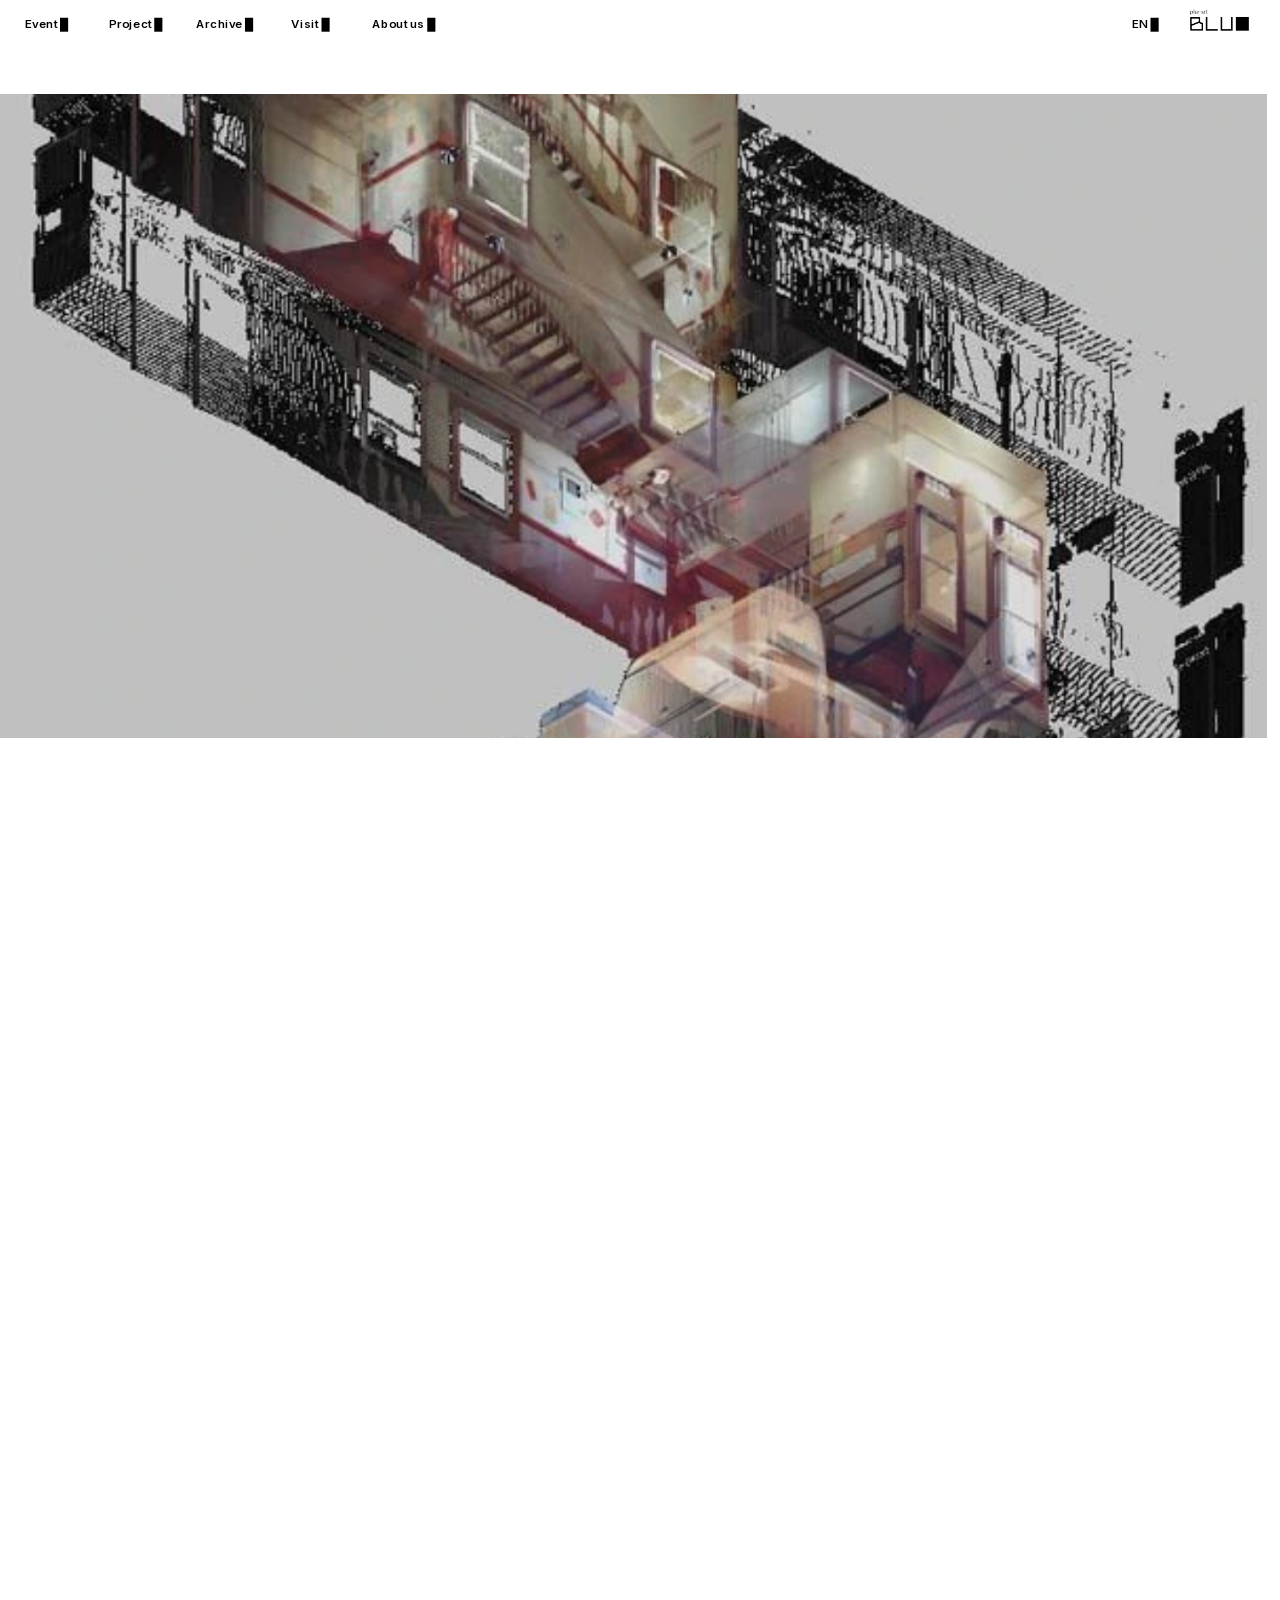
<file: index.html>
<!DOCTYPE html>
<html lang="en">
<head>
<meta charset="utf-8">
<meta name="robots" content="noindex, nofollow">
<meta name="viewport" content="width=device-width, initial-scale=1">
<title>planetBLU</title>
<meta name="description" content="Planet BLU is an non profit art organization ponder about the future of homosapien and waste.">
<link rel="icon" type="image/png" sizes="32x32" href="assets/favicon-32.png">
<link rel="icon" type="image/png" sizes="512x512" href="assets/favicon-512.png">
<link rel="apple-touch-icon" href="assets/favicon-180.png">
<meta name="theme-color" content="#02243f">
<link rel="stylesheet" href="fonts/inter.css">
<link rel="stylesheet" href="style.css">
</head>
<body>
<main id="stage" aria-label="planetBLU"></main>
<div id="spacer" aria-hidden="true"></div>
<script src="data.js"></script>
<script src="data-mobile.js"></script>
<script src="config.js"></script>
<script src="app.js"></script>
</body>
</html>
</file>
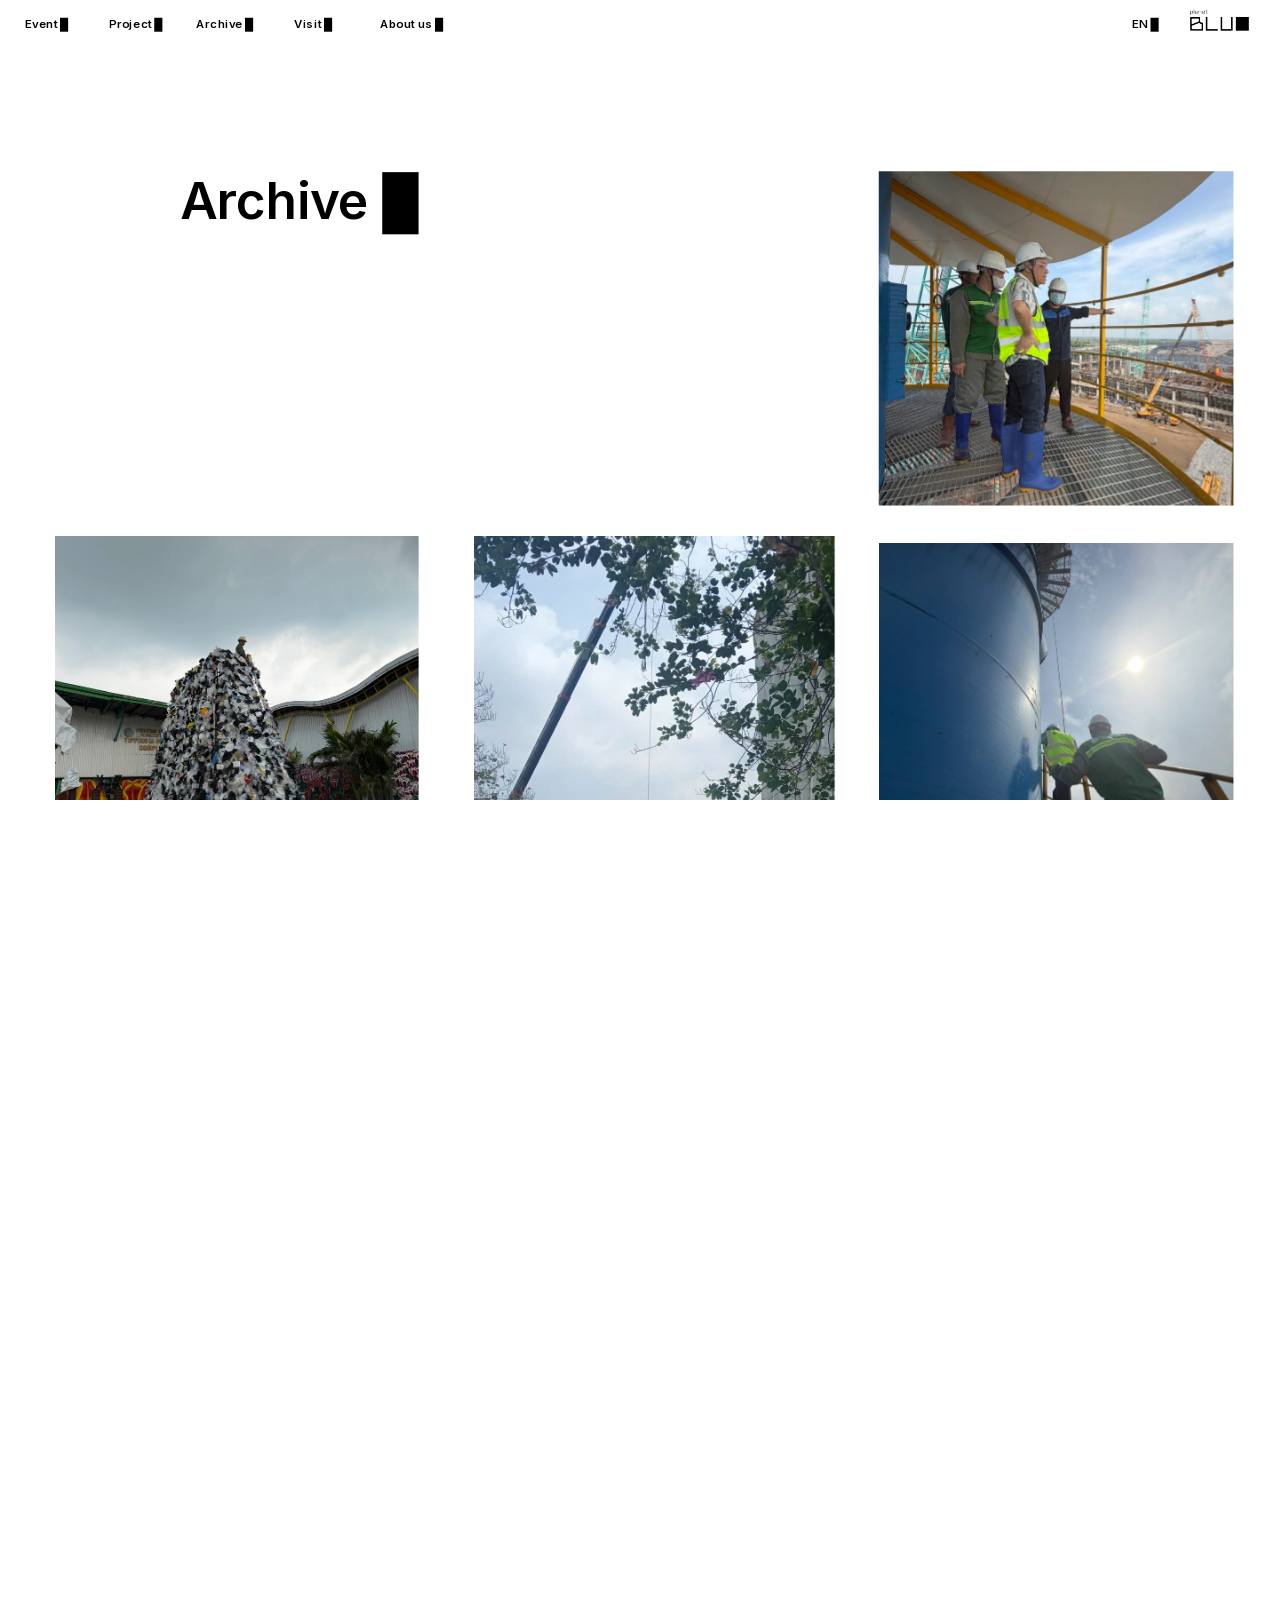
<file: archive.html>
<!DOCTYPE html>
<html lang="en">
<head>
<meta charset="utf-8">
<meta name="robots" content="noindex, nofollow">
<meta name="viewport" content="width=device-width, initial-scale=1">
<title>Archive — planetBLU</title>
<link rel="icon" type="image/png" sizes="32x32" href="assets/favicon-32.png">
<link rel="icon" type="image/png" sizes="512x512" href="assets/favicon-512.png">
<link rel="apple-touch-icon" href="assets/favicon-180.png">
<meta name="theme-color" content="#02243f">
<link rel="stylesheet" href="fonts/inter.css">
<link rel="stylesheet" href="style.css">
</head>
<body>
<main id="stage" aria-label="planetBLU"></main>
<div id="spacer" aria-hidden="true"></div>
<script src="data-archivemore.js"></script>
<script src="data-mobile-archivemore.js"></script>
<script src="config.js"></script>
<script src="app.js"></script>
</body>
</html>
</file>
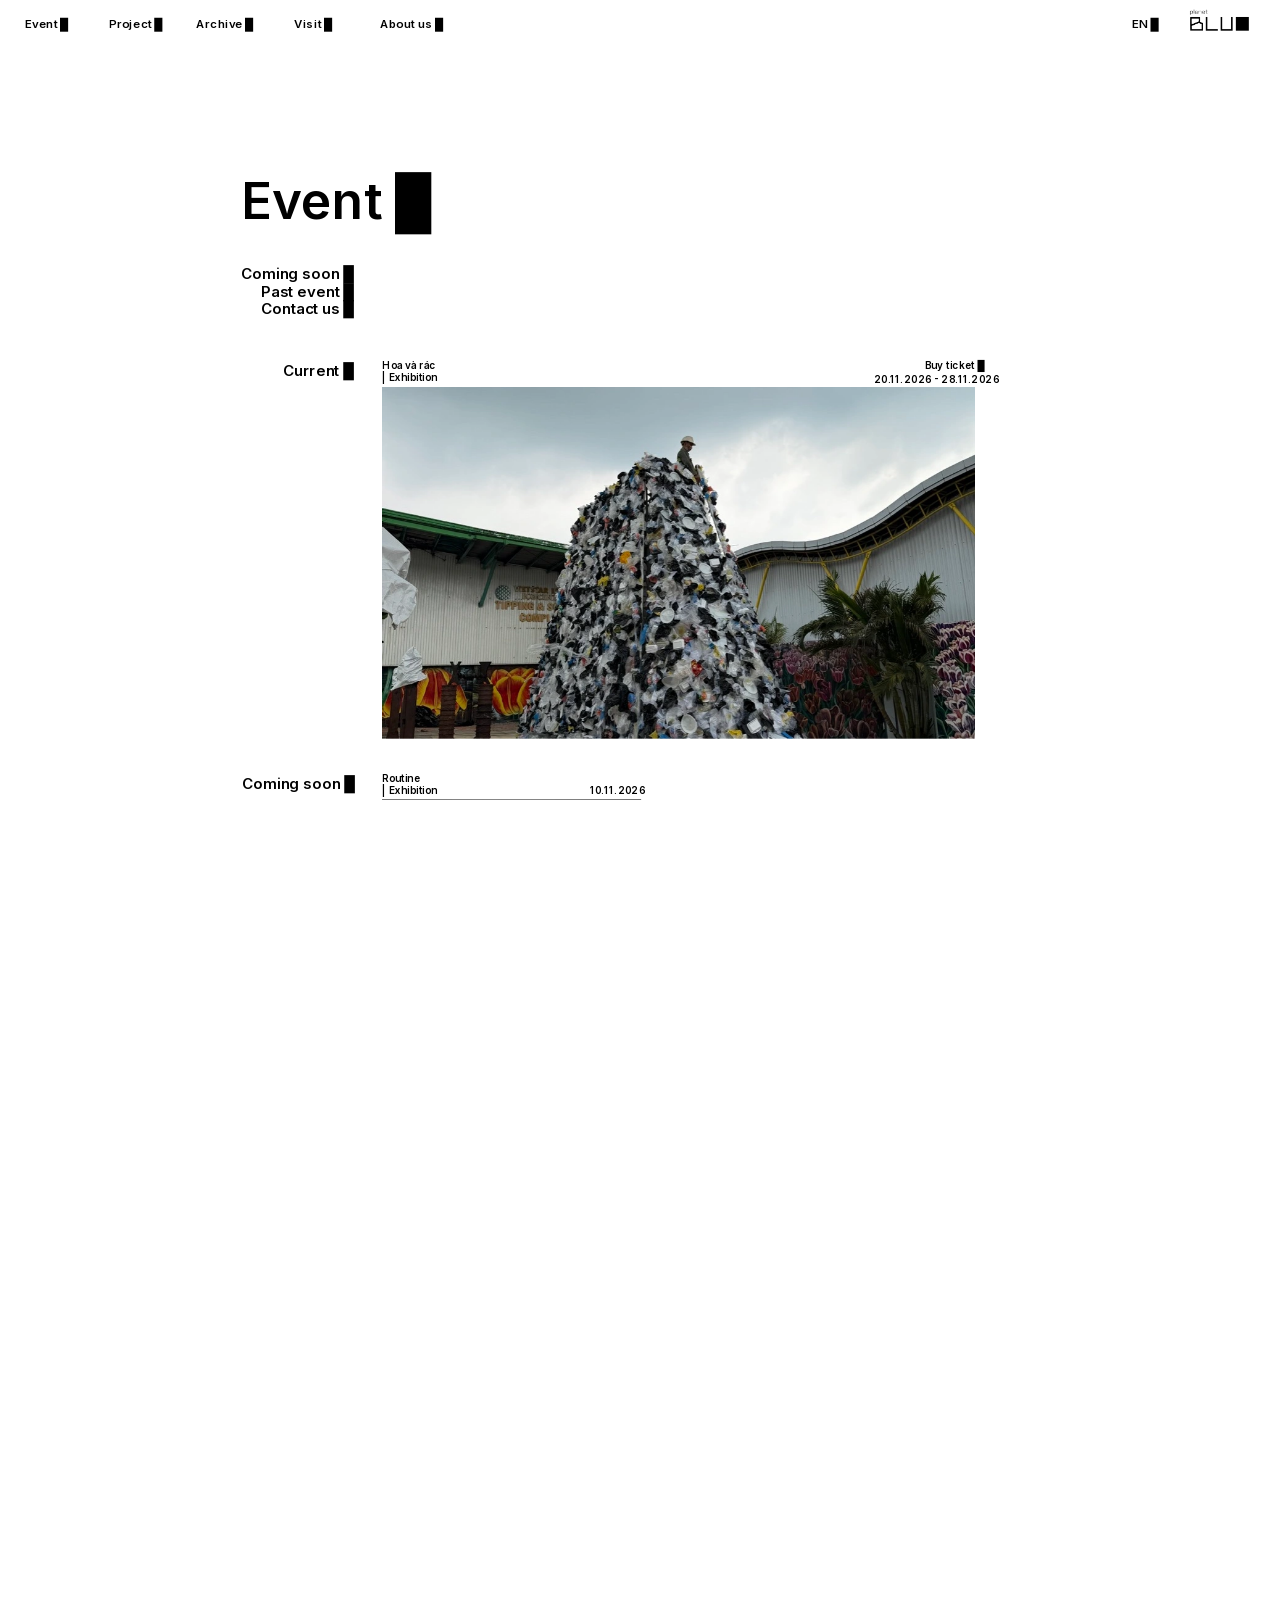
<file: event.html>
<!DOCTYPE html>
<html lang="en">
<head>
<meta charset="utf-8">
<meta name="robots" content="noindex, nofollow">
<meta name="viewport" content="width=device-width, initial-scale=1">
<title>Event — planetBLU</title>
<link rel="icon" type="image/png" sizes="32x32" href="assets/favicon-32.png">
<link rel="icon" type="image/png" sizes="512x512" href="assets/favicon-512.png">
<link rel="apple-touch-icon" href="assets/favicon-180.png">
<meta name="theme-color" content="#02243f">
<link rel="stylesheet" href="fonts/inter.css">
<link rel="stylesheet" href="style.css">
</head>
<body>
<main id="stage" aria-label="planetBLU"></main>
<div id="spacer" aria-hidden="true"></div>
<script src="data-moreevent.js"></script>
<script src="data-mobile-moreevent.js"></script>
<script src="config.js"></script>
<script src="app.js"></script>
</body>
</html>
</file>
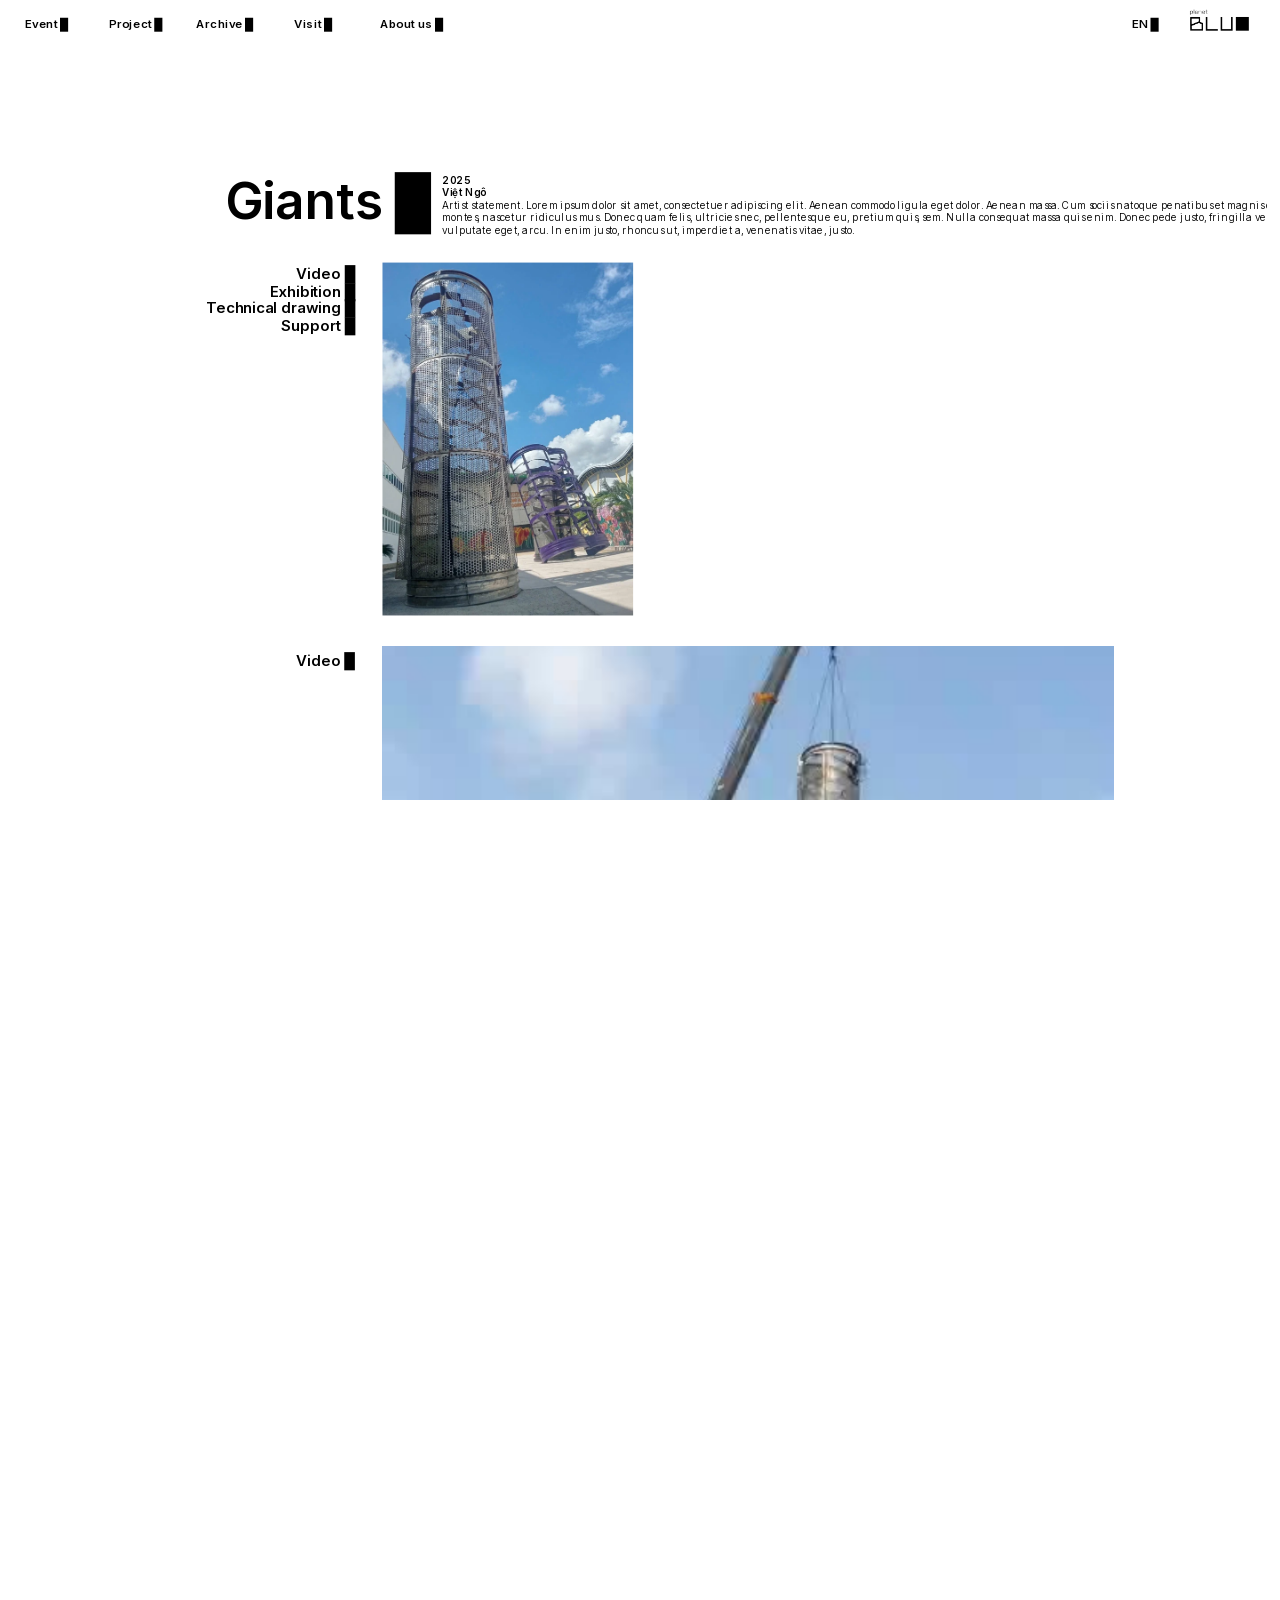
<file: giants.html>
<!DOCTYPE html>
<html lang="en">
<head>
<meta charset="utf-8">
<meta name="robots" content="noindex, nofollow">
<meta name="viewport" content="width=device-width, initial-scale=1">
<title>Giants — planetBLU</title>
<link rel="icon" type="image/png" sizes="32x32" href="assets/favicon-32.png">
<link rel="icon" type="image/png" sizes="512x512" href="assets/favicon-512.png">
<link rel="apple-touch-icon" href="assets/favicon-180.png">
<meta name="theme-color" content="#02243f">
<link rel="stylesheet" href="fonts/inter.css">
<link rel="stylesheet" href="style.css">
</head>
<body>
<main id="stage" aria-label="planetBLU"></main>
<div id="spacer" aria-hidden="true"></div>
<script src="data-giants.js"></script>
<script src="data-mobile-giants.js"></script>
<script src="config.js"></script>
<script src="app.js"></script>
</body>
</html>
</file>
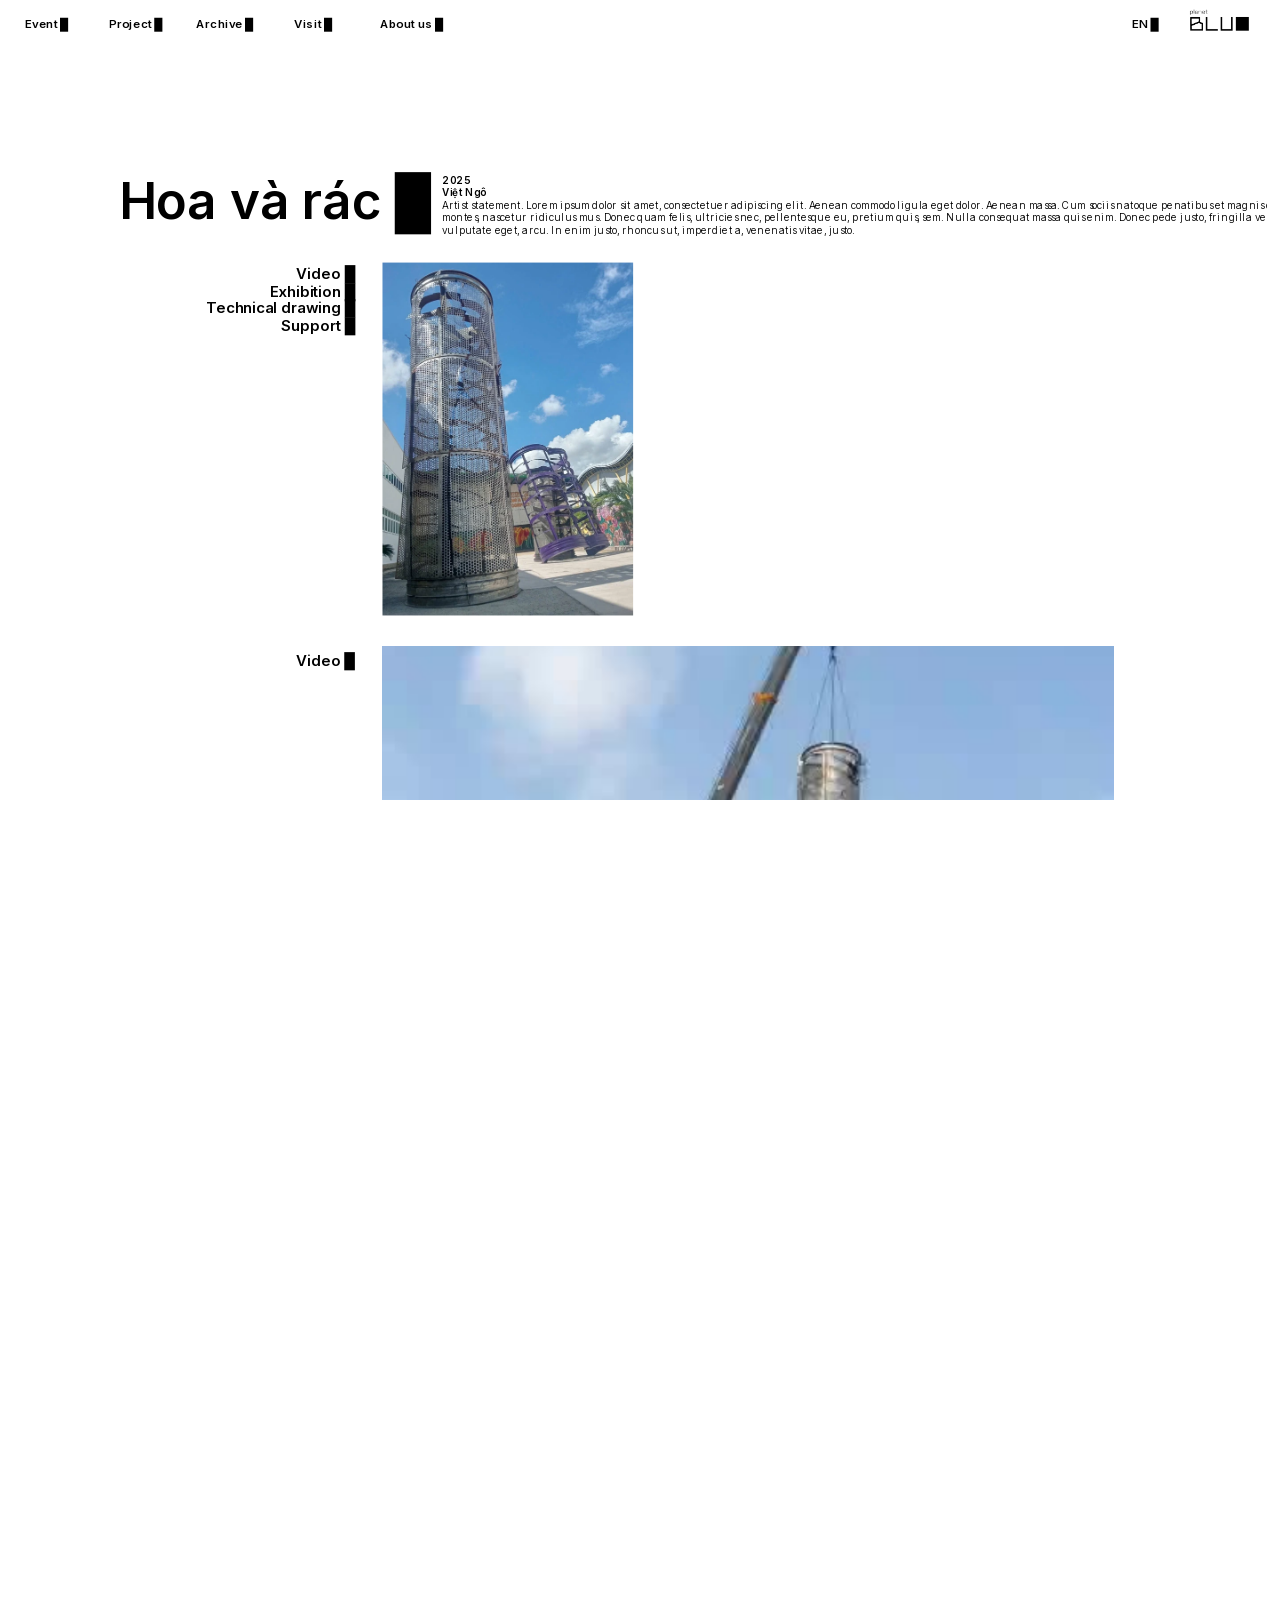
<file: hoavarac.html>
<!DOCTYPE html>
<html lang="en">
<head>
<meta charset="utf-8">
<meta name="robots" content="noindex, nofollow">
<meta name="viewport" content="width=device-width, initial-scale=1">
<title>Hoa và rác — planetBLU</title>
<link rel="icon" type="image/png" sizes="32x32" href="assets/favicon-32.png">
<link rel="icon" type="image/png" sizes="512x512" href="assets/favicon-512.png">
<link rel="apple-touch-icon" href="assets/favicon-180.png">
<meta name="theme-color" content="#02243f">
<link rel="stylesheet" href="fonts/inter.css">
<link rel="stylesheet" href="style.css">
</head>
<body>
<main id="stage" aria-label="planetBLU"></main>
<div id="spacer" aria-hidden="true"></div>
<script src="data-hoavarac.js"></script>
<script src="data-mobile-hoavarac.js"></script>
<script src="config.js"></script>
<script src="app.js"></script>
</body>
</html>
</file>
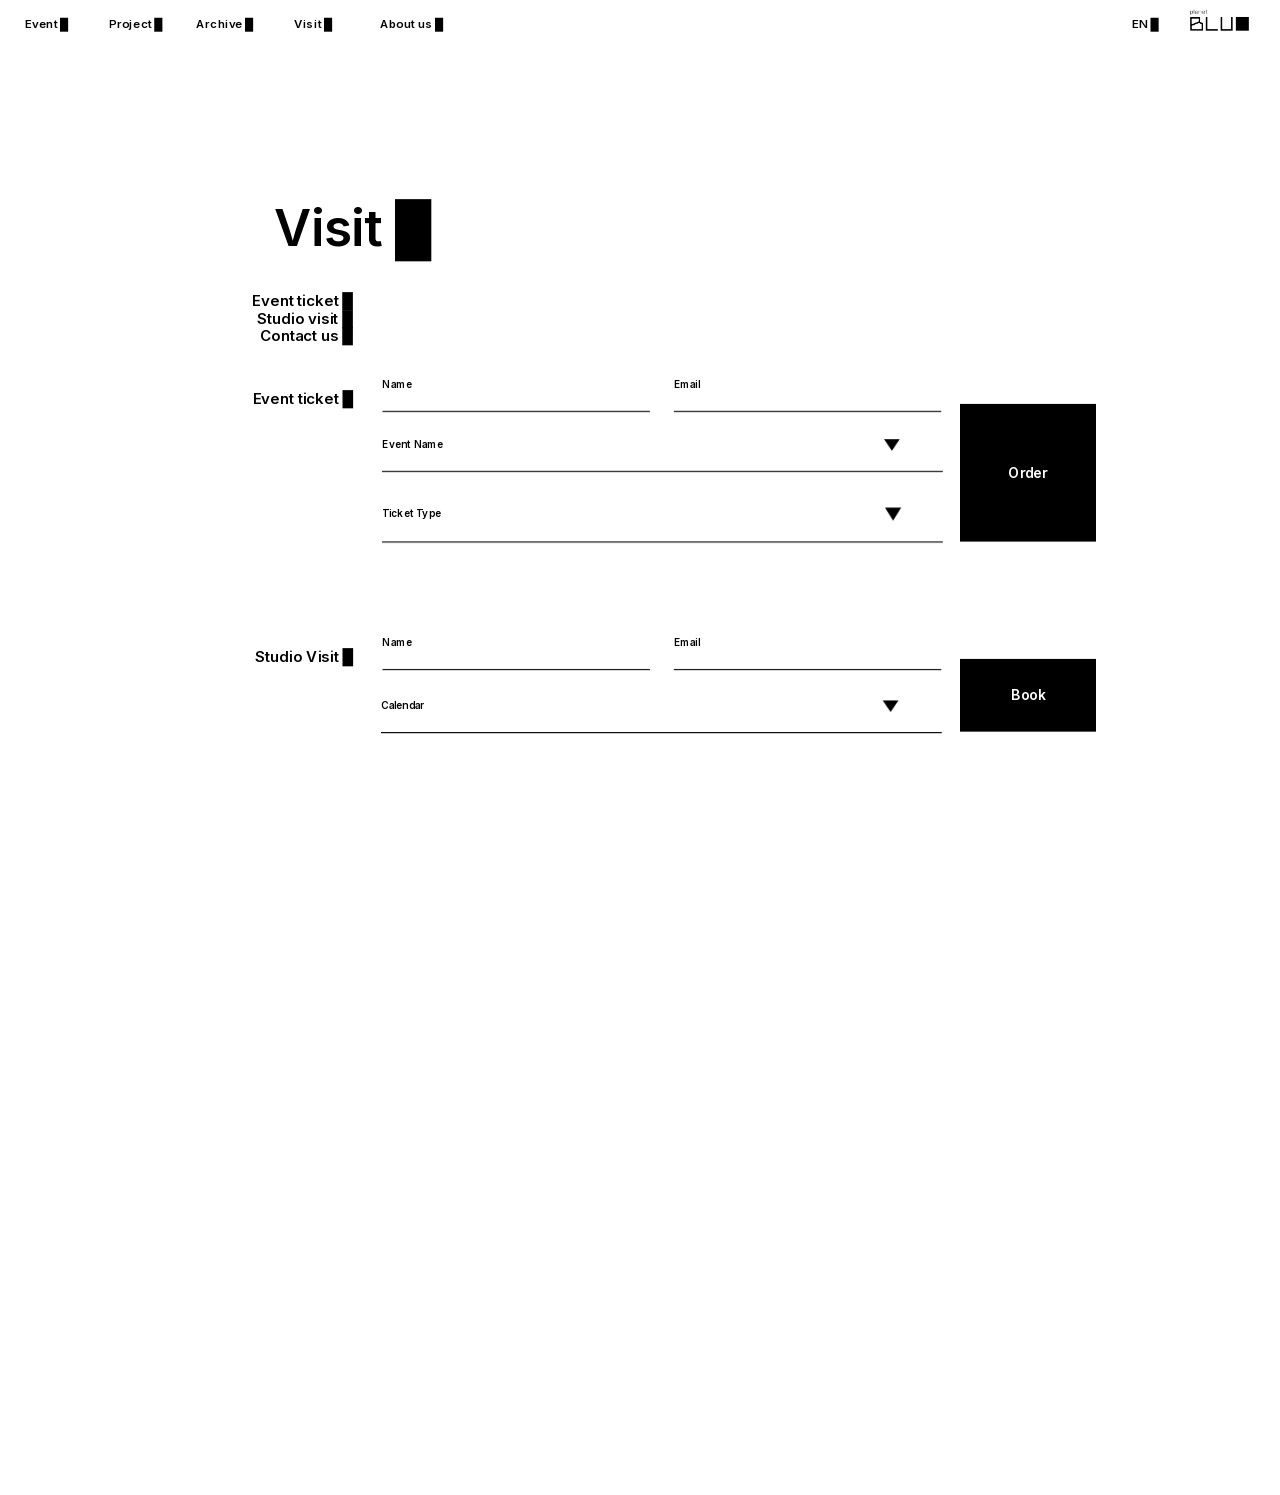
<file: visit.html>
<!DOCTYPE html>
<html lang="en">
<head>
<meta charset="utf-8">
<meta name="robots" content="noindex, nofollow">
<meta name="viewport" content="width=device-width, initial-scale=1">
<title>Visit — planetBLU</title>
<link rel="icon" type="image/png" sizes="32x32" href="assets/favicon-32.png">
<link rel="icon" type="image/png" sizes="512x512" href="assets/favicon-512.png">
<link rel="apple-touch-icon" href="assets/favicon-180.png">
<meta name="theme-color" content="#02243f">
<link rel="stylesheet" href="fonts/inter.css">
<link rel="stylesheet" href="style.css">
</head>
<body>
<main id="stage" aria-label="planetBLU"></main>
<div id="spacer" aria-hidden="true"></div>
<script src="data-visit.js"></script>
<script src="data-mobile-visit.js"></script>
<script src="config.js"></script>
<script src="app.js"></script>
</body>
</html>
</file>
<file: fonts/inter.css>
/* cyrillic-ext */
@font-face {
  font-family: 'Inter';
  font-style: normal;
  font-weight: 100 900;
  font-display: swap;
  src: url(./Inter-5.woff2) format('woff2');
  unicode-range: U+0460-052F, U+1C80-1C8A, U+20B4, U+2DE0-2DFF, U+A640-A69F, U+FE2E-FE2F;
}
/* cyrillic */
@font-face {
  font-family: 'Inter';
  font-style: normal;
  font-weight: 100 900;
  font-display: swap;
  src: url(./Inter-1.woff2) format('woff2');
  unicode-range: U+0301, U+0400-045F, U+0490-0491, U+04B0-04B1, U+2116;
}
/* greek-ext */
@font-face {
  font-family: 'Inter';
  font-style: normal;
  font-weight: 100 900;
  font-display: swap;
  src: url(./Inter-6.woff2) format('woff2');
  unicode-range: U+1F00-1FFF;
}
/* greek */
@font-face {
  font-family: 'Inter';
  font-style: normal;
  font-weight: 100 900;
  font-display: swap;
  src: url(./Inter-3.woff2) format('woff2');
  unicode-range: U+0370-0377, U+037A-037F, U+0384-038A, U+038C, U+038E-03A1, U+03A3-03FF;
}
/* vietnamese */
@font-face {
  font-family: 'Inter';
  font-style: normal;
  font-weight: 100 900;
  font-display: swap;
  src: url(./Inter-7.woff2) format('woff2');
  unicode-range: U+0102-0103, U+0110-0111, U+0128-0129, U+0168-0169, U+01A0-01A1, U+01AF-01B0, U+0300-0301, U+0303-0304, U+0308-0309, U+0323, U+0329, U+1EA0-1EF9, U+20AB;
}
/* latin-ext */
@font-face {
  font-family: 'Inter';
  font-style: normal;
  font-weight: 100 900;
  font-display: swap;
  src: url(./Inter-4.woff2) format('woff2');
  unicode-range: U+0100-02BA, U+02BD-02C5, U+02C7-02CC, U+02CE-02D7, U+02DD-02FF, U+0304, U+0308, U+0329, U+1D00-1DBF, U+1E00-1E9F, U+1EF2-1EFF, U+2020, U+20A0-20AB, U+20AD-20C0, U+2113, U+2C60-2C7F, U+A720-A7FF;
}
/* latin */
@font-face {
  font-family: 'Inter';
  font-style: normal;
  font-weight: 100 900;
  font-display: swap;
  src: url(./Inter-2.woff2) format('woff2');
  unicode-range: U+0000-00FF, U+0131, U+0152-0153, U+02BB-02BC, U+02C6, U+02DA, U+02DC, U+0304, U+0308, U+0329, U+2000-206F, U+20AC, U+2122, U+2191, U+2193, U+2212, U+2215, U+FEFF, U+FFFD;
}
</file>
<file: style.css>
/* Cả trang dùng một bộ chữ duy nhất: Inter tải sẵn ở fonts/inter.css
   (bản variable 100–900 lấy từ Google Fonts). */

* { margin: 0; padding: 0; box-sizing: border-box; }

html { background: #fff; }

body {
  background: #fff;
  color: #000;
  /* Chỉ khai Inter, đúng như bản gốc. Ký tự ô vuông █ không có trong Inter nên
     trình duyệt mượn font mặc định — thêm -apple-system vào đây là ô vuông bị
     mượn nhầm font khác và nhỏ hơn bản gốc rõ rệt. */
  /* Ký tự ô vuông █ không có trong Inter nên trình duyệt mượn font khác. Bản gốc
     mượn phải font có chiều cao dòng 15 (ô vuông cao 21,09px sau khi phóng), còn
     mặc định của máy chỉ cao 14 — lệch cả chiều cao lẫn vị trí ô vuông. Ghim
     Lucida Grande để chọn đúng loại bản gốc dùng. */
  font-family: Inter;
}

/* Sân khấu cố định: mọi phần tử được đặt tuyệt đối theo toạ độ đo từ bản gốc,
   cả khối được scale theo bề rộng cửa sổ giống cơ chế zoom của Readymag. */
#stage {
  position: fixed;
  top: 0;
  left: 0;
  width: 1425px;
  height: 900px;
  transform-origin: 0 0;
  overflow: hidden;
  background: #fff;
  z-index: 1;
}

/* Bề rộng do app.js đặt: bằng bề rộng khung sau khi chặn ngưỡng thu nhỏ, nhờ đó
   cửa sổ hẹp hơn ngưỡng thì có thanh cuộn ngang đúng như bản gốc. */
#spacer { width: 1px; }

.el {
  position: absolute;
  top: 0;
  left: 0;
  transform-origin: 0 0;
  will-change: transform;
  backface-visibility: hidden;
}

/* Khối chữ không ép lên lớp đồ hoạ riêng — để trình duyệt vẽ chữ trực tiếp,
   nét sắc hơn khi cả khối đang được phóng. */
.el.txt {
  will-change: auto;
  backface-visibility: visible;
}

.el.txt {
  /* Không bù nét viền nữa: trước đây chữ mảnh hơn bản mẫu vì bộ đo chỉ đọc
     font-weight (luôn ra 400) mà bỏ sót trục `wght` của Inter. Nay độ đậm thật
     được nạp từ dữ liệu, thêm viền là đậm gấp đôi. */
  white-space: pre-wrap;
  /* Bản gốc để optical sizing tự động. Cỡ chữ khai báo rất nhỏ (8px) rồi mới
     phóng lên, nên Inter chọn optical size nhỏ — nét dày hơn hẳn. Tắt đi là chữ
     mảnh đi trông thấy, nên phải giữ auto đúng như bản gốc. */
  font-optical-sizing: auto;
}

img.el { display: block; }

.el.bg {
  background-repeat: no-repeat;
  background-size: cover;
  background-position: 50% 50%;
}

a.el { text-decoration: none; color: inherit; display: block; }

/* Video: hiện poster kèm nút phát tròn, giống bản gốc */
.el.video { cursor: pointer; overflow: hidden; }
.el.video video {
  width: 100%;
  height: 100%;
  object-fit: cover;
  display: block;
}
.el.video .play {
  position: absolute;
  left: 50%;
  top: 50%;
  width: 76px;
  height: 76px;
  margin: -38px 0 0 -38px;
  border: 2px solid #fff;
  border-radius: 50%;
  pointer-events: none;
  transition: opacity .2s ease;
}
.el.video .play::after {
  content: '';
  position: absolute;
  left: 30px;
  top: 24px;
  border-left: 22px solid #fff;
  border-top: 14px solid transparent;
  border-bottom: 14px solid transparent;
}
.el.video.playing .play { opacity: 0; }

/* Slideshow ảnh lớn ở đầu trang: 4 tấm xếp ngang, trượt như bản gốc */
.slideshow { overflow: hidden; }
.slideshow .track {
  display: flex;
  height: 100%;
  transition: transform .9s cubic-bezier(.4, 0, .2, 1);
}
.slideshow .slide {
  flex: 0 0 100%;
  height: 100%;
  background-size: cover;
  background-position: 50% 50%;
  background-repeat: no-repeat;
}

/* Menu xổ dưới thanh điều hướng — nằm trên mọi lớp nội dung */
.drop {
  position: absolute;
  z-index: 9999;
  opacity: 0;
  pointer-events: none;
  transition: opacity .18s ease;
  /* Ký tự ô vuông █ không có trong Inter nên trình duyệt mượn font khác. Bản gốc
     mượn phải font có chiều cao dòng 15 (ô vuông cao 21,09px sau khi phóng), còn
     mặc định của máy chỉ cao 14 — lệch cả chiều cao lẫn vị trí ô vuông. Ghim
     Lucida Grande để chọn đúng loại bản gốc dùng. */
  font-family: Inter;
  color: #000;
  text-decoration: none;
  background: #fff;
  white-space: nowrap;
  text-align: right;   /* mép phải thẳng hàng với mục cha, như bản gốc */
}
.drop.open { opacity: 1; pointer-events: auto; }
/* Rê vào mục con thì chữ và ô vuông cùng nhạt đi, y như rê vào mục cha. */
.drop { transition: color .18s ease; }
/* Áp cho mọi mục con, kể cả mục không bấm được (VN) — chúng là thẻ div nên
   bộ chọn theo thẻ <a> không với tới. */
.drop:hover { color: #b3b3b3; text-decoration: none; }

.navlink { cursor: pointer; }

/* Ảnh xem trước của một dòng sự kiện: chỉ hiện khi rê chuột vào dòng đó */
.el.preview { opacity: 0; transition: opacity .25s ease; }
.el.preview.show { opacity: 1; }

/* Rê vào mục chữ bấm được (More, tên tác phẩm ở phần Project…) thì chữ mờ còn 30%,
   đúng như bản gốc. Dùng :hover của CSS cho chắc, khỏi phụ thuộc sự kiện JS.
   Trừ nút bấm nền đặc (Order, Book): chữ trắng mà tô đen 30% thì lẫn vào nền,
   mất hút. Bản mẫu cũng không đổi gì khi rê vào chúng. */
.el.navlink:not(.nav):not(.nut):hover,
.el.navlink:not(.nav):not(.nut):hover .zoomed { color: rgba(0, 0, 0, .3) !important; }
.el.navlink { transition: color .2s ease; }

/* Rê vào nút More thì chữ mờ đi, rê vào ảnh trong lưới thì ảnh mờ đi */
.el.faded-text, .el.faded-text .zoomed { color: rgba(0, 0, 0, .3) !important; }
.el.faded-text, .el.faded-img { transition: opacity .2s ease, color .2s ease; }
.el.faded-img { opacity: .3 !important; }

/* Cả ô của một dòng sự kiện đều nhận chuột, không riêng phần chữ: rê vào bất kỳ
   đâu trong ô — kể cả khoảng trống và cột ngày — là ảnh xem trước hiện ra.
   z-index cao để các khối chữ nằm đè không cắt vụn vùng nhận chuột. */
.el.row { z-index: 500 !important; }
.el.row::after {
  content: '';
  position: absolute;
  left: 0;
  top: -12px;
  width: 700px;
  height: 250px;
}
/* Rê vào bất kỳ mục nào trên thanh điều hướng thì mục đó nhạt đi — kể cả mục
   không có menu con. Trước đây chỉ mục đang mở menu con mới đổi màu, nên thanh
   trên cùng phản ứng không đều nhau.
   màu đặt sẵn trên từng phần tử nên cần ghi đè bằng !important */
.el.nav { transition: color .18s ease; }
.el.nav:hover, .el.nav:hover .zoomed { color: #b3b3b3 !important; }
.el.dimmed, .el.dimmed .zoomed { color: #b3b3b3 !important; transition: color .18s ease; }

@media (prefers-reduced-motion: reduce) {
  .slideshow .track { transition: none; }
}

/* Đường kẻ và mũi tên của biểu mẫu, giữ nguyên mã SVG của bản gốc */
.el.svg > svg { width: 100%; height: 100%; display: block; }

/* Liên kết nằm trong khối chữ: bản gốc tô cùng màu chữ, nếu để mặc định thì
   trình duyệt tô xanh và gạch chân. */
.el a, .el a:visited { color: inherit; text-decoration: none; }

/* Bản gốc không cho bôi đen nội dung; nếu không, vệt chọn màu xanh sẽ lộ ra
   ở những ô vuông đặc khi người xem lỡ kéo chuột. */
#stage { user-select: none; -webkit-user-select: none; }

/* Mục điều hướng giữ chữ và ô vuông trên cùng một dòng: cả khối ngoài lẫn lớp
   phóng bên trong đều phải tự co theo chữ, nếu không chữ vẫn bị bó và rớt dòng. */
.el.one-line,
.el.one-line .zoomed {
  white-space: nowrap;
  width: auto !important;
  height: auto !important;
}
/* Giữ block: để inline-block thì lớp phóng nằm trên đường chữ của khối cha và bị
   đẩy tụt xuống, lệch hàng với các mục còn lại. Khối cha đặt tuyệt đối nên dù là
   block nó vẫn tự co theo bề rộng chữ. */
.el.one-line .zoomed { display: block; }

/* Nút bấm của bản gốc: ô nền đặc, chữ căn giữa cả hai chiều.
   Phải căn ở lớp phóng bên trong: lớp này được phóng bằng transform nên khung
   dàn trang của nó nhỏ hơn kích thước nhìn thấy — căn ở khối ngoài thì chữ lệch
   khỏi tâm ô. */
.el.nut .zoomed {
  display: flex;
  align-items: center;
  justify-content: center;
  text-align: center;
}

/* Rê chuột vào mục trong nhóm menu dọc (Video, Exhibition… / Event ticket…):
   cả chữ lẫn ô vuông cùng nhạt đi, đo trên bản gốc ra đúng #b3b3b3. */
.el.mo { transition: color .18s ease; }
.el.mo:hover, .el.mo:hover .zoomed { color: #b3b3b3 !important; }

/* Thanh điều hướng tách riêng: dải nền trắng cao cố định, luôn nằm trên cùng và
   không trôi khi cuộn (cả sân khấu vốn đã cố định). Các mục bên trong được canh
   giữa theo chiều dọc trong dải này. */
#topbar {
  position: absolute;
  left: 0;
  top: 0;
  width: 100%;
  /* 50px ngay từ khung hình đầu tiên, trước cả khi app.js quy đổi theo hệ số
     phóng — nếu bỏ, thanh cao 0 trong chớp mắt rồi mới bung ra. */
  height: 50px;
  background: #fff;
  z-index: 9000;
}
#topbar .el { z-index: 1; }

/* Ô nhập đặt trùng lên đường kẻ của biểu mẫu: không viền, không nền, chỉ có con
   trỏ nhập và chữ — nhìn y như bản gốc nhưng bấm vào gõ được. */
.el.svg .onhap {
  position: absolute;
  left: 0;
  top: 0;
  width: 100%;
  border: 0;
  outline: 0;
  padding: 0 1px;
  background: transparent;
  font-family: inherit;
  font-size: 11.25px;
  color: #000;
  cursor: text;
}
.el.svg:focus-within > svg path { stroke-width: 2; }

/* Ô chọn tự dựng: danh sách xổ ra của thẻ <select> do hệ điều hành vẽ nên không
   nhận màu từ CSS (macOS luôn ra nền xám). Tự dựng mới cho được nền đen chữ
   trắng. Phần đóng nhìn y như ô gõ chữ, chỉ khác con trỏ chuột. */
.el.svg .ochon {
  cursor: pointer;
  display: block;
  outline: 0;
}
.el.svg .ochon .gtri {
  display: block;
  white-space: nowrap;
  overflow: hidden;
}

/* Danh sách xổ xuống */
.el.svg .ochon .bangchon {
  position: absolute;
  left: 0;
  top: 100%;
  min-width: 100%;
  margin: 4px 0 0;
  padding: 4px 0;
  list-style: none;
  background: #000;
  color: #fff;
  z-index: 9500;
  display: none;
  box-shadow: 0 4px 16px rgba(0, 0, 0, .28);
  /* Khối chứa có giãn dòng 0 (số đo của bản mẫu) nên phải đặt lại, không thì
     các dòng chồng sát vào nhau. */
  line-height: 1.5;
  letter-spacing: normal;
}
.el.svg .ochon.mo .bangchon { display: block; }
.el.svg .ochon .bangchon li {
  padding: 3px 12px;
  white-space: nowrap;
  cursor: pointer;
  transition: background .12s ease;
}
/* Cả rê chuột lẫn di bằng bàn phím đều sáng lên như nhau */
.el.svg .ochon .bangchon li:hover,
.el.svg .ochon .bangchon li.tro { background: #333; }

/* Logo đứng đầu thanh điều hướng, bấm được để về trang chủ */
/* Menu của bản điện thoại: phủ kín màn hình, các mục canh mép phải. */
.menu-dt {
  position: absolute;
  left: 0;
  top: 0;
  background: #fff;
  z-index: 9800;
  display: none;
}
.menu-dt.hien { display: block; }
.menu-dt .dong {
  position: absolute;
  right: 22px;
  top: 14px;
  width: 26px;
  height: 26px;
  padding: 0;
  border: 0;
  background: none;
  color: #000;
  cursor: pointer;
}
.menu-dt .dong svg { width: 100%; height: 100%; display: block; }
.menu-dt .ds {
  position: absolute;
  text-align: right;
  white-space: nowrap;
}
.menu-dt .ds a {
  display: block;
  color: #000;
  text-decoration: none;
}
.menu-dt .ds a:hover { color: #b3b3b3; }
/* Ô vuông vẽ bằng CSS chứ không dùng ký tự ■: ký tự lấy từ font dự phòng nên cao
   thấp tuỳ máy, không khép sát nhau được. Vẽ thì cao đúng bằng khoảng cách dòng,
   các ô chạm nhau thành một dải liền như bản mẫu. */
.menu-dt .ds .ov {
  display: inline-block;
  vertical-align: top;
  background: currentColor;
  margin-left: .28em;
}
/* Ký tự ô vuông ■ lấy từ font dự phòng nên thấp hơn khoảng cách dòng; phóng
   riêng nó lên để các ô chạm nhau thành dải liền. */


#topbar #logo {
  position: absolute;
  width: auto;
  z-index: 2;
}

/* Ô vuông ■ được gắn liên kết: chính ký tự đó là vùng bấm, nên hai mục có hộp
   chồng nhau vẫn không giành mất chuột của nhau. */
.el .onut { cursor: pointer; transition: color .2s ease; }
/* Phần tử chỉ bấm được ở ô vuông: phần chữ giữ con trỏ thường. */
.el.chi-onut { cursor: default; }
.el.chi-onut .onut { cursor: pointer; }
.el .onut:hover { color: rgba(0, 0, 0, .3); }
</file>
